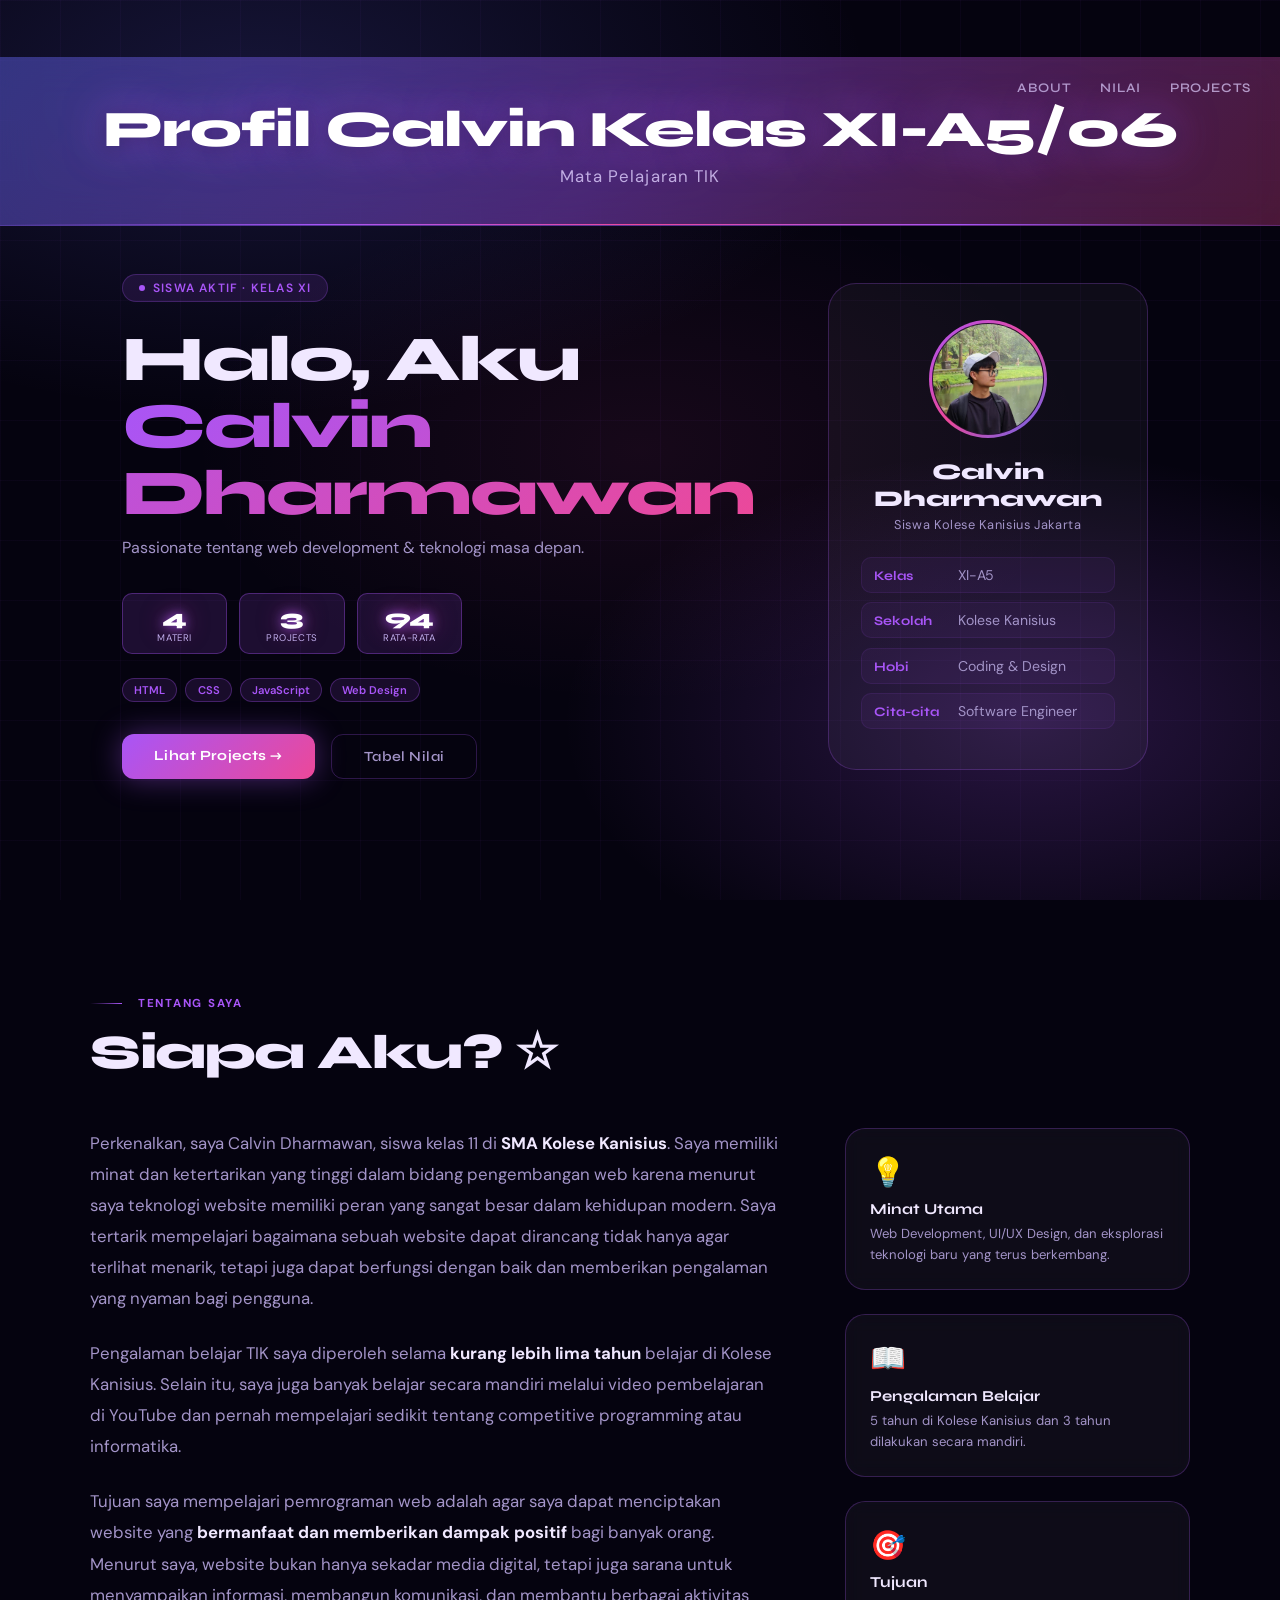
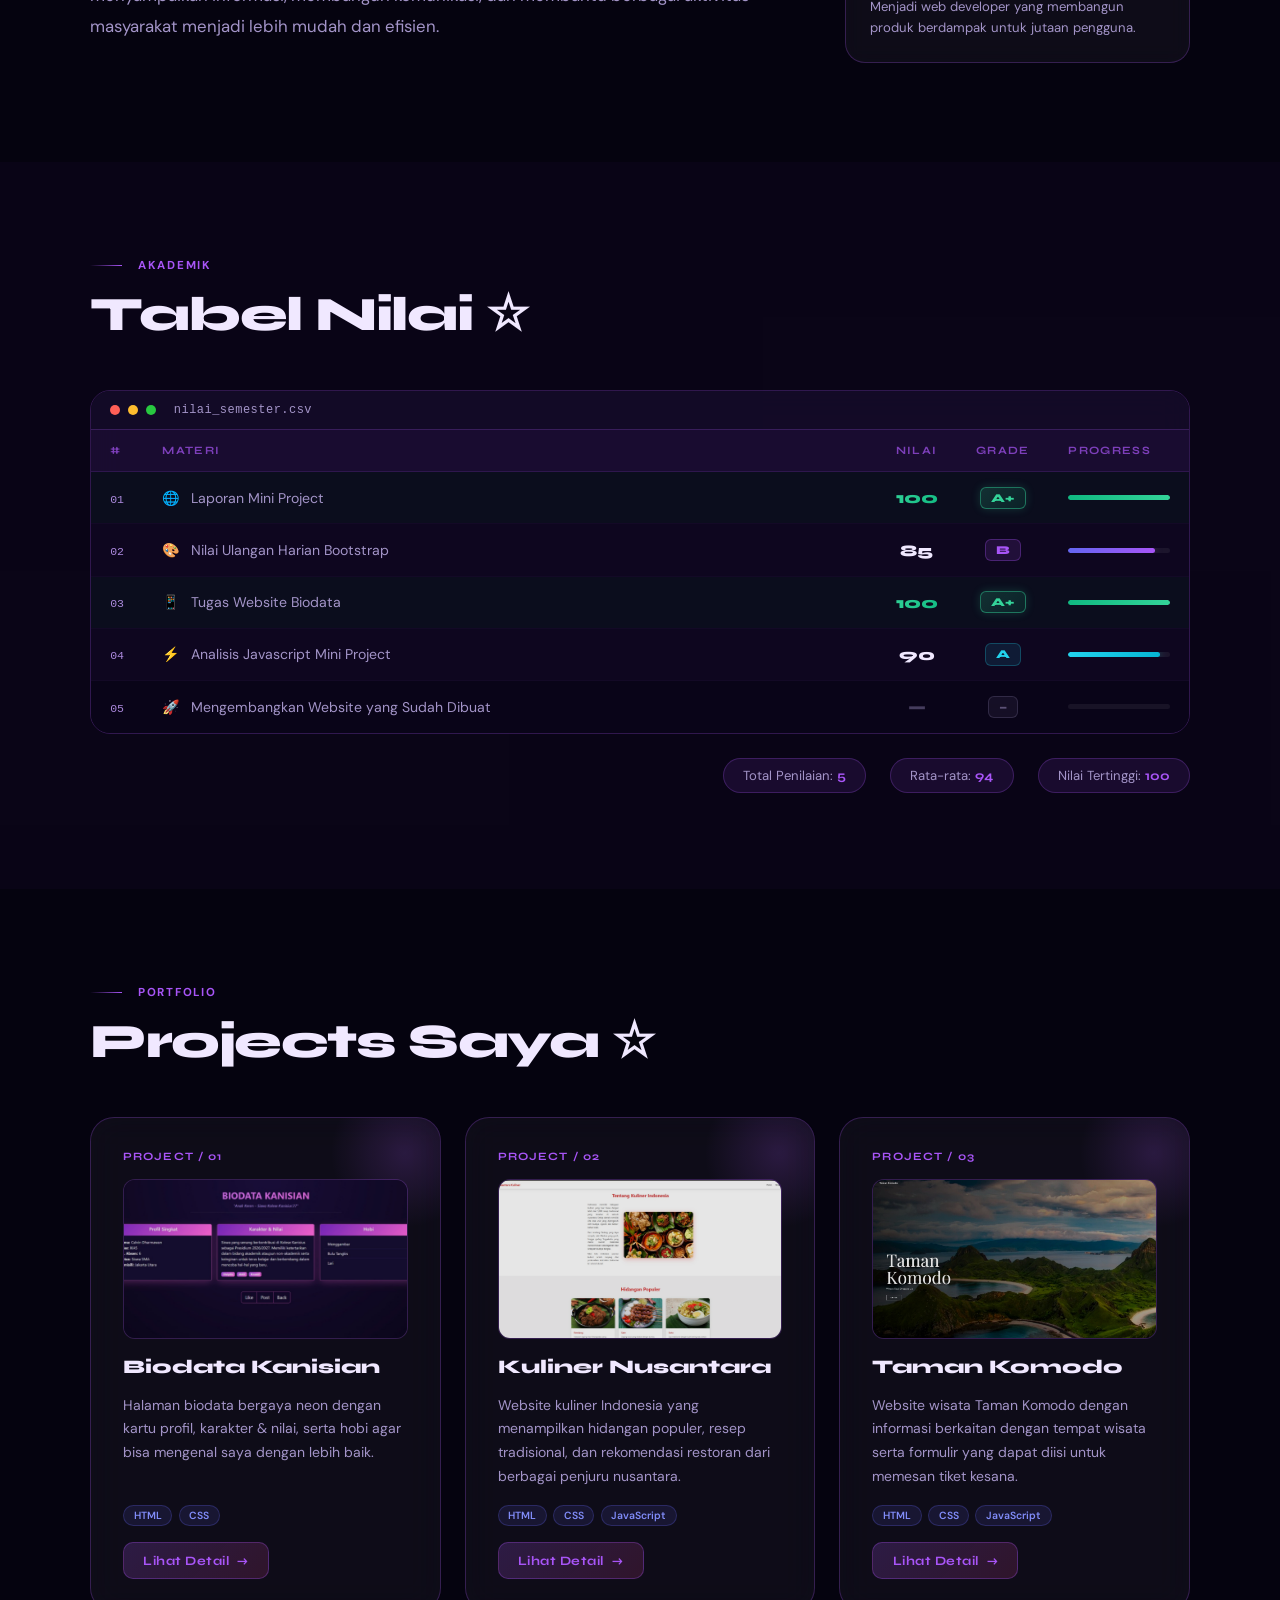
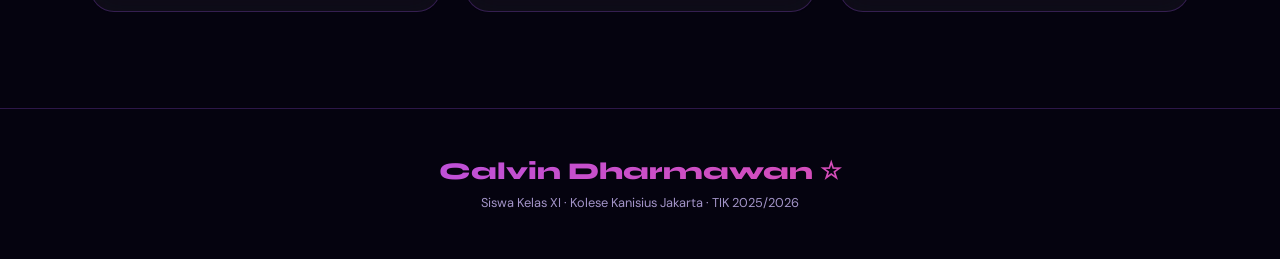
<file: index.html>
<!DOCTYPE html>
<html lang="id">
<head>
  <meta charset="UTF-8" />
  <meta name="viewport" content="width=device-width, initial-scale=1.0" />
  <title>Profil Siswa — Kelas XI TIK</title>
  <link href="https://fonts.googleapis.com/css2?family=Syne:wght@400;600;700;800&family=DM+Sans:ital,wght@0,300;0,400;0,500;1,300&display=swap" rel="stylesheet" />
  <link rel="stylesheet" href="style.css?v=3" />
</head>
<body>
  <canvas id="particles-canvas"></canvas>
  <div class="bg-mesh"></div>
  <div class="grid-overlay"></div>

  <main>

    <section class="hero" id="home">

      <div class="hero-banner">
        <ul class="banner-nav">
          <li><a href="#about">About</a></li>
          <li><a href="#nilai">Nilai</a></li>
          <li><a href="#projects">Projects</a></li>
        </ul>
        <h1 class="hero-banner-title">Profil Calvin Kelas XI-A5/06</h1>
        <p class="hero-banner-sub">Mata Pelajaran TIK</p>
      </div>

      <div class="hero-inner">
        <div class="hero-text">
          <div class="hero-tag">
            <span class="dot"></span> Siswa Aktif · Kelas XI
          </div>
          <h2 class="hero-name">
            Halo, Aku<br />
            <span class="gradient-text">Calvin Dharmawan</span>
          </h2>
          <p class="hero-subtitle">
            Passionate tentang web development &amp; teknologi masa depan.
          </p>
          <div class="stats-row-hero">
            <div class="stat-item">
              <div class="stat-num">4</div>
              <div class="stat-label">Materi</div>
            </div>
            <div class="stat-item">
              <div class="stat-num">3</div>
              <div class="stat-label">Projects</div>
            </div>
            <div class="stat-item">
              <div class="stat-num" id="avg-score">—</div>
              <div class="stat-label">Rata-rata</div>
            </div>
          </div>
          <div class="skill-tags-hero">
            <span class="skill-tag">HTML</span>
            <span class="skill-tag">CSS</span>
            <span class="skill-tag">JavaScript</span>
            <span class="skill-tag">Web Design</span>
          </div>
          <div class="btn-group">
            <a href="#projects" class="btn-primary">Lihat Projects →</a>
            <a href="#nilai" class="btn-ghost">Tabel Nilai</a>
          </div>
        </div>

        <div class="hero-card">
          <div class="profile-card">
            <div class="profile-glow"></div>
            <div class="avatar-wrapper">
              <img src="Calvin_pfp.jpeg" alt="Calvin Dharmawan" class="avatar-img" />
            </div>
            <div class="card-name">Calvin Dharmawan</div>
            <div class="card-role">Siswa Kolese Kanisius Jakarta</div>
            <div class="biodata-list">
              <div class="biodata-row"><span class="biodata-key">Kelas</span><span class="biodata-val">XI-A5</span></div>
              <div class="biodata-row"><span class="biodata-key">Sekolah</span><span class="biodata-val">Kolese Kanisius</span></div>
              <div class="biodata-row"><span class="biodata-key">Hobi</span><span class="biodata-val">Coding &amp; Design</span></div>
              <div class="biodata-row"><span class="biodata-key">Cita-cita</span><span class="biodata-val">Software Engineer</span></div>
            </div>
          </div>
        </div>
      </div>
    </section>

    <section id="about">
      <div class="section-inner">
        <div class="section-label">Tentang Saya</div>
        <h2 class="section-title">Siapa Aku? ☆</h2>
        <div class="about-grid reveal">
          <div class="about-text">
            <p>
              Perkenalkan, saya Calvin Dharmawan, siswa kelas 11 di <strong>SMA Kolese Kanisius</strong>. Saya memiliki 
              minat dan ketertarikan yang tinggi dalam bidang pengembangan web karena menurut saya teknologi 
              website memiliki peran yang sangat besar dalam kehidupan modern. Saya tertarik mempelajari 
              bagaimana sebuah website dapat dirancang tidak hanya agar terlihat menarik, tetapi juga dapat 
              berfungsi dengan baik dan memberikan pengalaman yang nyaman bagi pengguna.
            </p>
            <p>
              Pengalaman belajar TIK saya diperoleh selama <strong>kurang lebih lima tahun</strong> belajar di Kolese Kanisius. 
              Selain itu, saya juga banyak belajar secara mandiri melalui video pembelajaran di YouTube dan pernah 
              mempelajari sedikit tentang competitive programming atau informatika.
            </p>
            <p>
              Tujuan saya mempelajari pemrograman web adalah agar saya dapat menciptakan website yang <strong>bermanfaat dan 
              memberikan dampak positif</strong> bagi banyak orang. Menurut saya, website bukan hanya sekadar media digital, tetapi 
              juga sarana untuk menyampaikan informasi, membangun komunikasi, dan membantu berbagai aktivitas masyarakat menjadi 
              lebih mudah dan efisien.
            </p>
          </div>
          <div class="about-sidebar">
            <div class="sidebar-card">
              <div class="sidebar-card-icon">💡</div>
              <div class="sidebar-card-title">Minat Utama</div>
              <div class="sidebar-card-text">Web Development, UI/UX Design, dan eksplorasi teknologi baru yang terus berkembang.</div>
            </div>
            <div class="sidebar-card">
              <div class="sidebar-card-icon">📖</div>
              <div class="sidebar-card-title">Pengalaman Belajar</div>
              <div class="sidebar-card-text">5 tahun di Kolese Kanisius dan 3 tahun dilakukan secara mandiri.</div>
            </div>
            <div class="sidebar-card">
              <div class="sidebar-card-icon">🎯</div>
              <div class="sidebar-card-title">Tujuan</div>
              <div class="sidebar-card-text">Menjadi web developer yang membangun produk berdampak untuk jutaan pengguna.</div>
            </div>
          </div>
        </div>
      </div>
    </section>

    <section id="nilai" class="table-section">
      <div class="section-inner">
        <div class="section-label">Akademik</div>
        <h2 class="section-title">Tabel Nilai ☆</h2>
        <div class="reveal">
          <div class="tabel-wrapper">
            <div class="tabel-header-bar">
              <span class="tabel-dot red"></span>
              <span class="tabel-dot yellow"></span>
              <span class="tabel-dot green"></span>
              <span class="tabel-filename">nilai_semester.csv</span>
            </div>
            <table class="nilai-table-v2">
              <thead>
                <tr>
                  <th class="col-no">#</th>
                  <th class="col-materi">Materi</th>
                  <th class="col-nilai">Nilai</th>
                  <th class="col-grade">Grade</th>
                  <th class="col-bar">Progress</th>
                </tr>
              </thead>
              <tbody>
                <tr class="row-best">
                  <td class="col-no"><span class="line-num">01</span></td>
                  <td class="col-materi"><span class="materi-icon">🌐</span> Laporan Mini Project</td>
                  <td class="col-nilai"><span class="skor skor-best">100</span></td>
                  <td class="col-grade"><span class="gtag gtag-s">A+</span></td>
                  <td class="col-bar"><div class="mini-bar-wrap"><div class="mini-bar mini-bar-best" style="--w:100%"></div></div></td>
                </tr>
                <tr>
                  <td class="col-no"><span class="line-num">02</span></td>
                  <td class="col-materi"><span class="materi-icon">🎨</span> Nilai Ulangan Harian Bootstrap</td>
                  <td class="col-nilai"><span class="skor">85</span></td>
                  <td class="col-grade"><span class="gtag gtag-b">B</span></td>
                  <td class="col-bar"><div class="mini-bar-wrap"><div class="mini-bar mini-bar-b" style="--w:85%"></div></div></td>
                </tr>
                <tr class="row-best">
                  <td class="col-no"><span class="line-num">03</span></td>
                  <td class="col-materi"><span class="materi-icon">📱</span> Tugas Website Biodata</td>
                  <td class="col-nilai"><span class="skor skor-best">100</span></td>
                  <td class="col-grade"><span class="gtag gtag-s">A+</span></td>
                  <td class="col-bar"><div class="mini-bar-wrap"><div class="mini-bar mini-bar-best" style="--w:100%"></div></div></td>
                </tr>
                <tr>
                  <td class="col-no"><span class="line-num">04</span></td>
                  <td class="col-materi"><span class="materi-icon">⚡</span> Analisis Javascript Mini Project</td>
                  <td class="col-nilai"><span class="skor">90</span></td>
                  <td class="col-grade"><span class="gtag gtag-a">A</span></td>
                  <td class="col-bar"><div class="mini-bar-wrap"><div class="mini-bar mini-bar-a" style="--w:90%"></div></div></td>
                </tr>
                <tr>
                  <td class="col-no"><span class="line-num">05</span></td>
                  <td class="col-materi"><span class="materi-icon">🚀</span> Mengembangkan Website yang Sudah Dibuat</td>
                  <td class="col-nilai"><span class="skor skor-na">—</span></td>
                  <td class="col-grade"><span class="gtag gtag-na">–</span></td>
                  <td class="col-bar"><div class="mini-bar-wrap"><div class="mini-bar mini-bar-na" style="--w:0%"></div></div></td>
                </tr>
              </tbody>
            </table>
          </div>
          <div class="table-summary">
            <div class="summary-chip">Total Penilaian: <b>5</b></div>
            <div class="summary-chip">Rata-rata: <b id="rata-rata">—</b></div>
            <div class="summary-chip">Nilai Tertinggi: <b>100</b></div>
          </div>
        </div>
      </div>
    </section>

    <section id="projects">
      <div class="section-inner">
        <div class="section-label">Portfolio</div>
        <h2 class="section-title">Projects Saya ☆</h2>
        <div class="projects-grid">

          <div class="project-card reveal">
            <div class="project-card-glow"></div>
            <div class="project-num">Project / 01</div>
            <div class="project-preview">
              <img src="project_1.png" alt="Biodata Kanisian preview" class="project-preview-img" />
            </div>
            <div class="project-title">Biodata Kanisian</div>
            <div class="project-desc">
              Halaman biodata bergaya neon dengan kartu profil, karakter &amp; nilai,
              serta hobi agar bisa mengenal saya dengan lebih baik.
            </div>
            <div class="project-tags">
              <span class="project-tag">HTML</span>
              <span class="project-tag">CSS</span>
            </div>
            <div class="btn-project-group">
              <a href="project1.html" class="btn-project">Lihat Detail <span class="arrow">→</span></a>
            </div>
          </div>

          <div class="project-card reveal">
            <div class="project-card-glow"></div>
            <div class="project-num">Project / 02</div>
            <div class="project-preview">
              <img src="project_2.png" alt="Nusantara Kuliner preview" class="project-preview-img" />
            </div>
            <div class="project-title">Kuliner Nusantara</div>
            <div class="project-desc">
              Website kuliner Indonesia yang menampilkan hidangan populer, resep tradisional,
              dan rekomendasi restoran dari berbagai penjuru nusantara.
            </div>
            <div class="project-tags">
              <span class="project-tag">HTML</span>
              <span class="project-tag">CSS</span>
              <span class="project-tag">JavaScript</span>
            </div>
            <div class="btn-project-group">
              <a href="project2.html" class="btn-project">Lihat Detail <span class="arrow">→</span></a>
            </div>
          </div>

          <div class="project-card reveal">
            <div class="project-card-glow"></div>
            <div class="project-num">Project / 03</div>
            <div class="project-preview">
              <img src="project_3.png" alt="Taman Komodo preview" class="project-preview-img" />
            </div>
            <div class="project-title">Taman Komodo</div>
            <div class="project-desc">
              Website wisata Taman Komodo dengan informasi berkaitan dengan tempat wisata
              serta formulir yang dapat diisi untuk memesan tiket kesana.
            </div>
            <div class="project-tags">
              <span class="project-tag">HTML</span>
              <span class="project-tag">CSS</span>
              <span class="project-tag">JavaScript</span>
            </div>
            <div class="btn-project-group">
              <a href="project3.html" class="btn-project">Lihat Detail <span class="arrow">→</span></a>
            </div>
          </div>

        </div>
      </div>
    </section>

  </main>

  <footer>
    <div class="footer-logo">Calvin Dharmawan ☆</div>
    <div class="footer-text">Siswa Kelas XI · Kolese Kanisius Jakarta · TIK 2025/2026</div>
  </footer>

  <script src="script.js"></script>
</body>
</html>
</file>
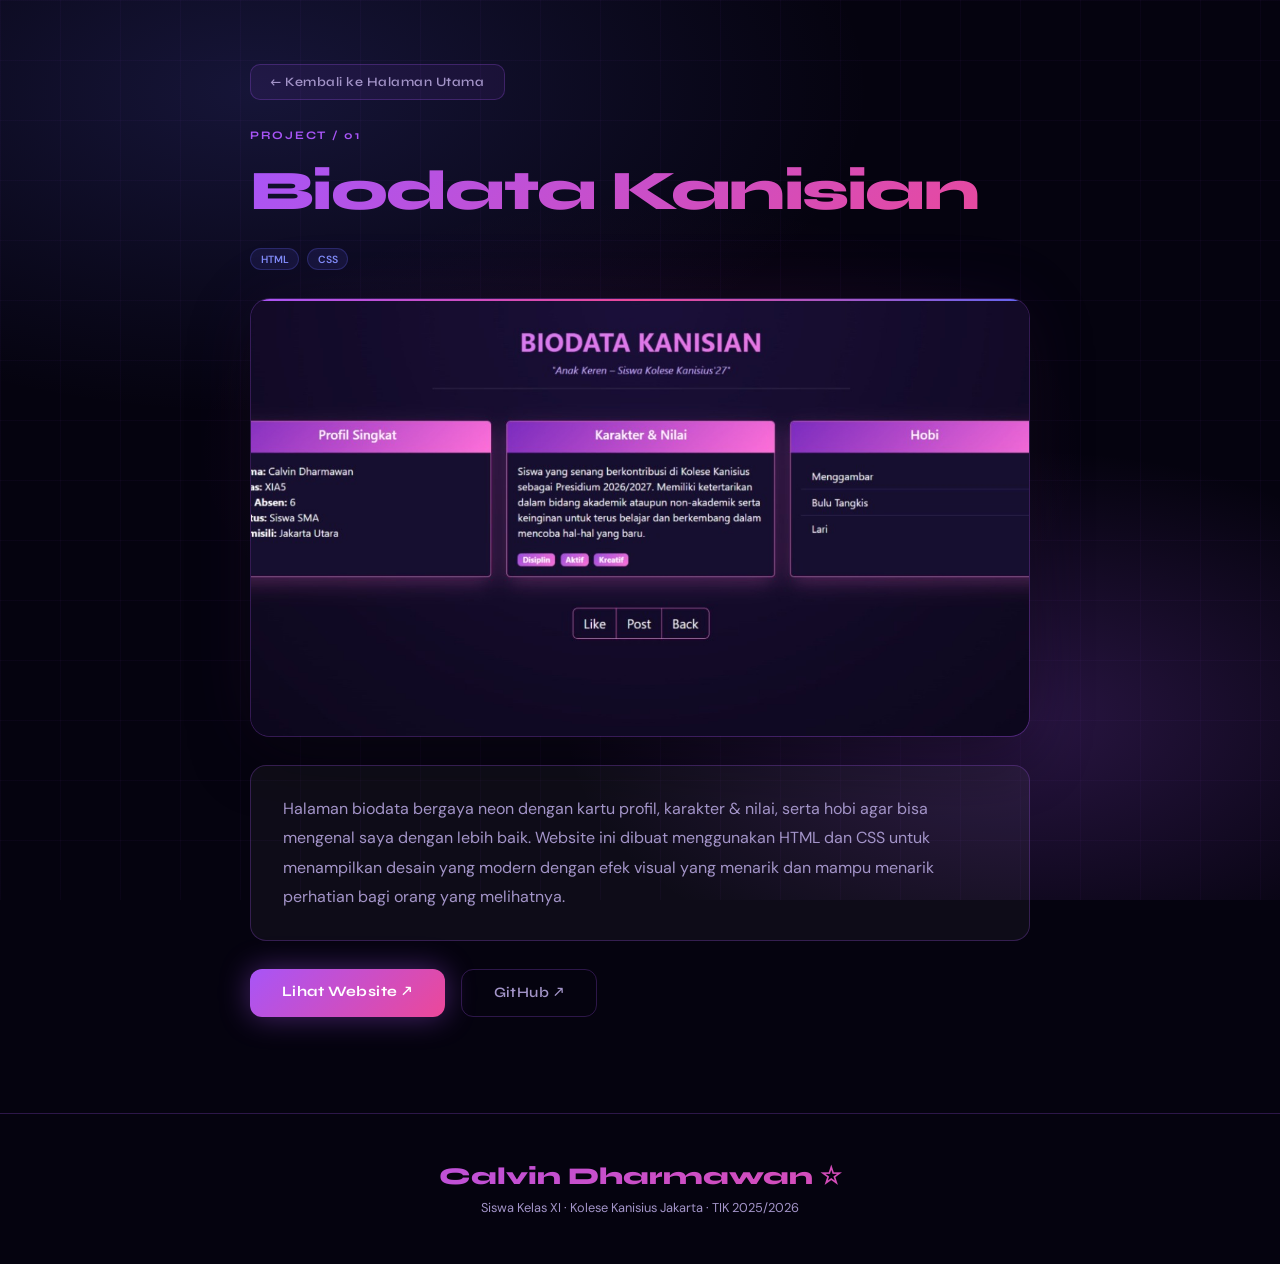
<file: project1.html>
<!DOCTYPE html>
<html lang="id">
<head>
  <meta charset="UTF-8" />
  <meta name="viewport" content="width=device-width, initial-scale=1.0" />
  <title>Project 1 — Biodata Kanisian</title>
  <link href="https://fonts.googleapis.com/css2?family=Syne:wght@400;600;700;800&family=DM+Sans:ital,wght@0,300;0,400;0,500;1,300&display=swap" rel="stylesheet" />
  <link rel="stylesheet" href="style.css" />
  <link rel="stylesheet" href="project-detail.css" />
</head>
<body>
  <canvas id="particles-canvas" style="display:block;position:fixed;top:0;left:0;"></canvas>
  <div class="bg-mesh"></div>
  <div class="grid-overlay"></div>

  <main class="detail-main">
    <div class="detail-container">

      <a href="index.html#projects" class="btn-back">← Kembali ke Halaman Utama</a>

      <div class="detail-label">Project / 01</div>
      <h1 class="detail-title">Biodata Kanisian</h1>

      <div class="detail-tags">
        <span class="project-tag">HTML</span>
        <span class="project-tag">CSS</span>
      </div>

      <div class="detail-preview">
        <img src="project_1.png" alt="Biodata Kanisian preview" class="detail-img" />
      </div>

      <div class="detail-desc">
        <p>
          Halaman biodata bergaya neon dengan kartu profil, karakter &amp; nilai,
          serta hobi agar bisa mengenal saya dengan lebih baik. Website ini dibuat
          menggunakan HTML dan CSS untuk menampilkan desain yang modern dengan efek visual 
          yang menarik dan mampu menarik perhatian bagi orang yang melihatnya.
        </p>
      </div>

      <div class="detail-btn-group">
        <a href="https://chandeliergrowtopia-spec.github.io/Biodata_Calvin/" target="_blank" class="btn-primary">
          Lihat Website <span>↗</span>
        </a>
        <a href="https://github.com/chandeliergrowtopia-spec/Biodata_Calvin" target="_blank" class="btn-ghost">
          GitHub <span>↗</span>
        </a>
      </div>

    </div>
  </main>

  <footer>
    <div class="footer-logo">Calvin Dharmawan ☆</div>
    <div class="footer-text">Siswa Kelas XI · Kolese Kanisius Jakarta · TIK 2025/2026</div>
  </footer>

  <script src="script.js"></script>
</body>
</html>
</file>
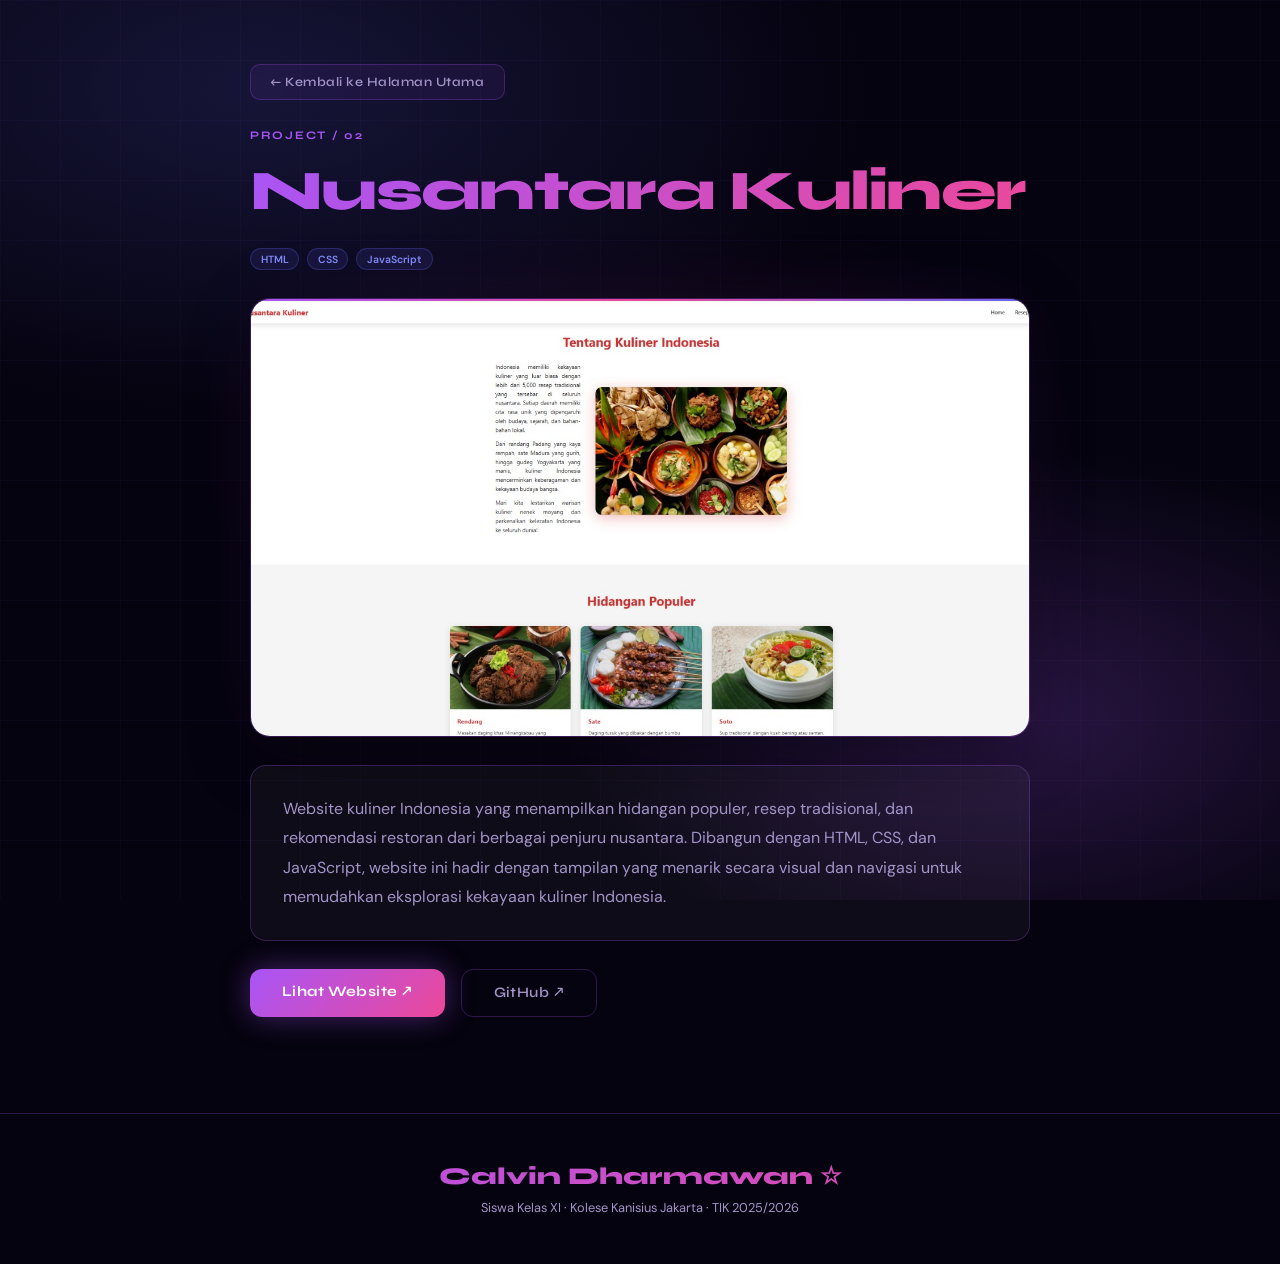
<file: project2.html>
<!DOCTYPE html>
<html lang="id">
<head>
  <meta charset="UTF-8" />
  <meta name="viewport" content="width=device-width, initial-scale=1.0" />
  <title>Project 2 — Kuliner Nusantara</title>
  <link href="https://fonts.googleapis.com/css2?family=Syne:wght@400;600;700;800&family=DM+Sans:ital,wght@0,300;0,400;0,500;1,300&display=swap" rel="stylesheet" />
  <link rel="stylesheet" href="style.css" />
  <link rel="stylesheet" href="project-detail.css" />
</head>
<body>
  <canvas id="particles-canvas" style="display:block;position:fixed;top:0;left:0;"></canvas>
  <div class="bg-mesh"></div>
  <div class="grid-overlay"></div>

  <main class="detail-main">
    <div class="detail-container">

      <a href="index.html#projects" class="btn-back">← Kembali ke Halaman Utama</a>

      <div class="detail-label">Project / 02</div>
      <h1 class="detail-title">Nusantara Kuliner</h1>

      <div class="detail-tags">
        <span class="project-tag">HTML</span>
        <span class="project-tag">CSS</span>
        <span class="project-tag">JavaScript</span>
      </div>

      <div class="detail-preview">
        <img src="project_2.png" alt="Nusantara Kuliner preview" class="detail-img" />
      </div>

      <div class="detail-desc">
        <p>
          Website kuliner Indonesia yang menampilkan hidangan populer, resep tradisional,
          dan rekomendasi restoran dari berbagai penjuru nusantara. Dibangun dengan HTML,
          CSS, dan JavaScript, website ini hadir dengan tampilan yang menarik secara visual
          dan navigasi untuk memudahkan eksplorasi kekayaan kuliner Indonesia.
        </p>
      </div>

      <div class="detail-btn-group">
        <a href="https://ethanfiz.github.io/UH3TIK-kulinerNusantara/" target="_blank" class="btn-primary">
          Lihat Website <span>↗</span>
        </a>
        <a href="https://github.com/EthanFiz/UH3TIK-kulinerNusantara" target="_blank" class="btn-ghost">
          GitHub <span>↗</span>
        </a>
      </div>

    </div>
  </main>

  <footer>
    <div class="footer-logo">Calvin Dharmawan ☆</div>
    <div class="footer-text">Siswa Kelas XI · Kolese Kanisius Jakarta · TIK 2025/2026</div>
  </footer>

  <script src="script.js"></script>
</body>
</html>
</file>
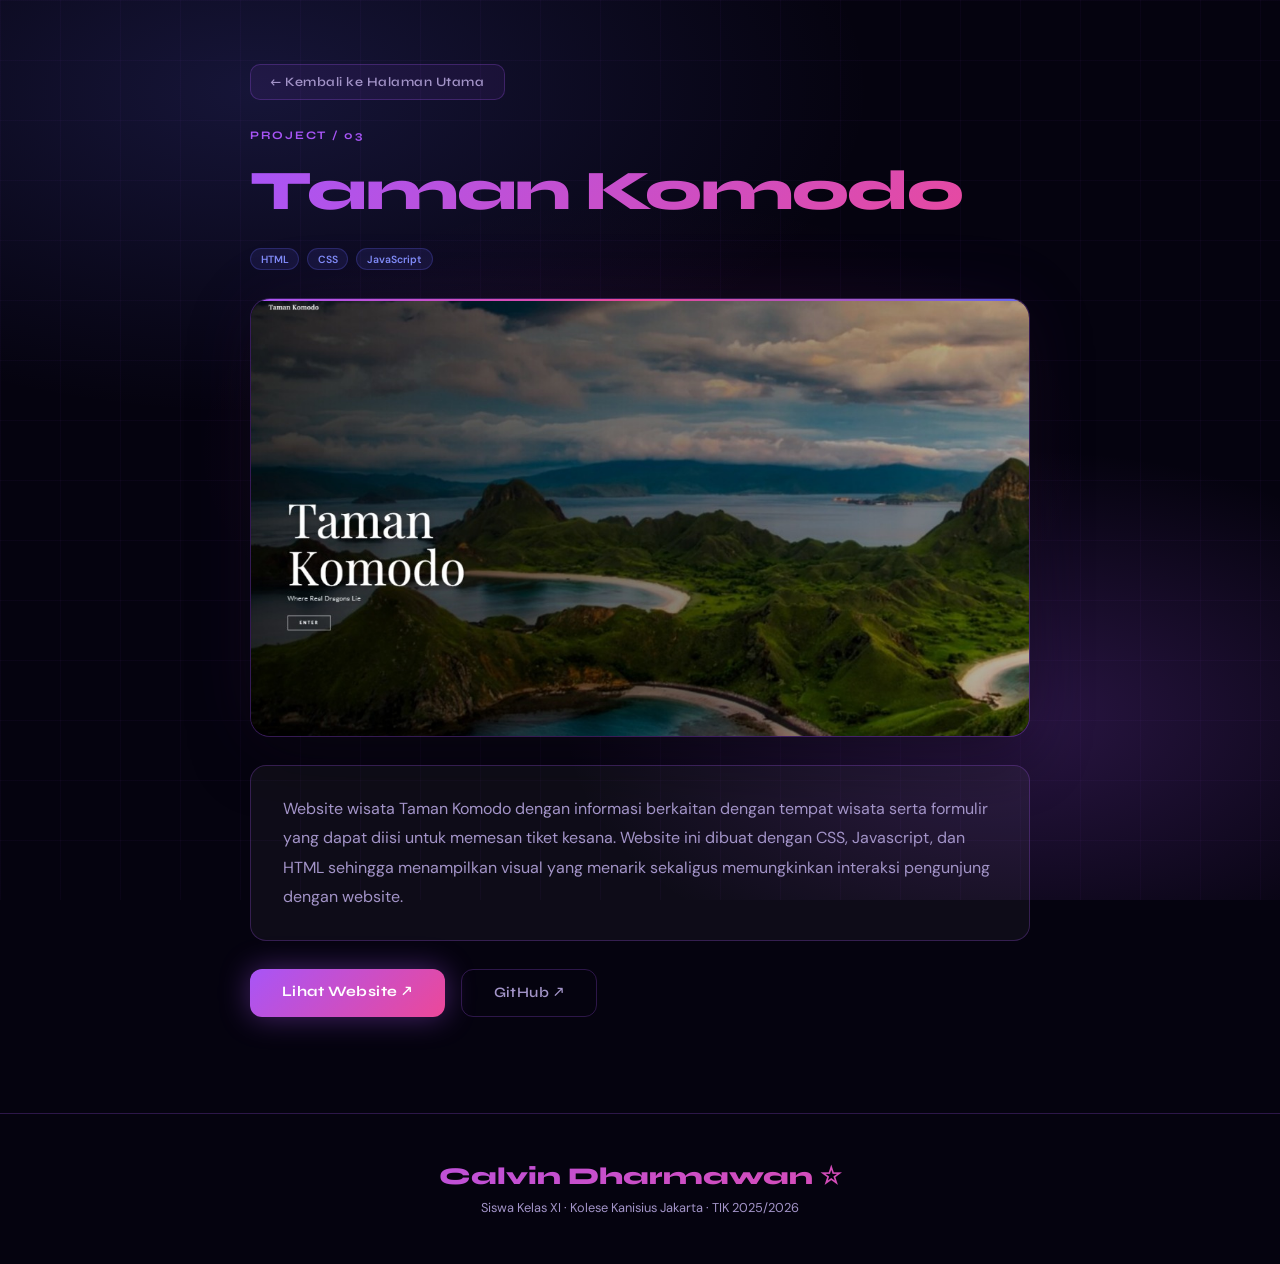
<file: project3.html>
<!DOCTYPE html>
<html lang="id">
<head>
  <meta charset="UTF-8" />
  <meta name="viewport" content="width=device-width, initial-scale=1.0" />
  <title>Project 3 — Taman Komodo</title>
  <link href="https://fonts.googleapis.com/css2?family=Syne:wght@400;600;700;800&family=DM+Sans:ital,wght@0,300;0,400;0,500;1,300&display=swap" rel="stylesheet" />
  <link rel="stylesheet" href="style.css" />
  <link rel="stylesheet" href="project-detail.css" />
</head>
<body>
  <canvas id="particles-canvas" style="display:block;position:fixed;top:0;left:0;"></canvas>
  <div class="bg-mesh"></div>
  <div class="grid-overlay"></div>

  <main class="detail-main">
    <div class="detail-container">

      <a href="index.html#projects" class="btn-back">← Kembali ke Halaman Utama</a>

      <div class="detail-label">Project / 03</div>
      <h1 class="detail-title">Taman Komodo</h1>

      <div class="detail-tags">
        <span class="project-tag">HTML</span>
        <span class="project-tag">CSS</span>
        <span class="project-tag">JavaScript</span>
      </div>

      <div class="detail-preview">
        <img src="project_3.png" alt="Taman Komodo preview" class="detail-img" />
      </div>

      <div class="detail-desc">
        <p>
          Website wisata Taman Komodo dengan informasi berkaitan dengan tempat wisata
          serta formulir yang dapat diisi untuk memesan tiket kesana. Website ini dibuat
          dengan CSS, Javascript, dan HTML sehingga menampilkan visual yang menarik sekaligus
          memungkinkan interaksi pengunjung dengan website.
        </p>
      </div>

      <div class="detail-btn-group">
        <a href="https://ethanfiz.github.io/komodo/" target="_blank" class="btn-primary">
          Lihat Website <span>↗</span>
        </a>
        <a href="https://github.com/EthanFiz/komodo" target="_blank" class="btn-ghost">
          GitHub <span>↗</span>
        </a>
      </div>

    </div>
  </main>

  <footer>
    <div class="footer-logo">Calvin Dharmawan ☆</div>
    <div class="footer-text">Siswa Kelas XI · Kolese Kanisius Jakarta · TIK 2025/2026</div>
  </footer>

  <script src="script.js"></script>
</body>
</html>
</file>
<file: style.css>
:root {
  --neon-purple: #a855f7;
  --neon-pink: #ec4899;
  --neon-blue: #6366f1;
  --neon-cyan: #22d3ee;
  --dark-bg: #05030f;
  --card-bg: rgba(255,255,255,0.04);
  --glass-border: rgba(168,85,247,0.25);
  --text-primary: #f0e8ff;
  --text-muted: #a394c8;
}

* { margin: 0; padding: 0; box-sizing: border-box; }

html {
  margin: 0;
  padding: 0;
  scroll-behavior: smooth;
  overflow-x: hidden;
}

body {
  font-family: 'DM Sans', sans-serif;
  background: var(--dark-bg);
  color: var(--text-primary);
  overflow-x: hidden;
  overflow-y: scroll;
  margin: 0;
  padding: 0;
}

.cursor { display: none; }
.cursor-ring { display: none; }

#particles-canvas {
  position: fixed;
  top: 0; left: 0;
  width: 100%; height: 100%;
  pointer-events: none;
  z-index: 0;
  display: block;
}

.bg-mesh {
  position: fixed; inset: 0; z-index: 0;
  background:
    radial-gradient(ellipse 80% 60% at 20% 10%, rgba(99,102,241,0.18) 0%, transparent 60%),
    radial-gradient(ellipse 60% 50% at 80% 80%, rgba(168,85,247,0.22) 0%, transparent 60%),
    radial-gradient(ellipse 50% 40% at 50% 50%, rgba(236,72,153,0.08) 0%, transparent 70%),
    var(--dark-bg);
  animation: meshShift 12s ease-in-out infinite alternate;
}
@keyframes meshShift {
  0%  { background-position: 0% 0%; }
  100%{ background-position: 3% 5%; }
}

.grid-overlay {
  position: fixed; inset: 0; z-index: 0;
  background-image:
    linear-gradient(rgba(168,85,247,0.04) 1px, transparent 1px),
    linear-gradient(90deg, rgba(168,85,247,0.04) 1px, transparent 1px);
  background-size: 60px 60px;
}

main {
  position: relative;
  z-index: 1;
  margin: 0;
  padding: 0;
}

.banner-nav {
  position: absolute; top: 1.2rem; right: 1.8rem;
  display: flex; gap: 1.8rem; list-style: none;
}
.banner-nav a {
  color: rgba(224,208,255,0.7); text-decoration: none;
  font-size: 0.82rem; font-weight: 600;
  letter-spacing: 0.06em; text-transform: uppercase;
  font-family: 'Syne', sans-serif;
  transition: color 0.3s; position: relative;
}
.banner-nav a::after {
  content: ''; position: absolute; bottom: -4px; left: 0; right: 0;
  height: 1px; background: linear-gradient(90deg, var(--neon-purple), var(--neon-pink));
  transform: scaleX(0); transition: transform 0.3s;
  box-shadow: 0 0 8px rgba(168,85,247,0.6);
}
.banner-nav a:hover { color: #fff; text-shadow: 0 0 12px rgba(168,85,247,0.8), 0 0 24px rgba(236,72,153,0.4); }
.banner-nav a:hover::after { transform: scaleX(1); }

.hero {
  min-height: 100vh;
  display: flex; align-items: center; justify-content: center;
  flex-direction: column;
  padding: 0 0 4rem;
  position: relative;
  margin-top: 0;
}

.hero-banner {
  width: 100%;
  background: linear-gradient(135deg, rgba(99,102,241,0.45) 0%, rgba(168,85,247,0.4) 50%, rgba(236,72,153,0.3) 100%);
  border-bottom: 1px solid var(--glass-border);
  padding: 2.8rem 3rem 2.4rem;
  text-align: center;
  backdrop-filter: blur(20px);
  margin-bottom: 3rem;
  margin-top: 0;
  position: relative;
  overflow: hidden;
}
.hero-banner::after {
  content: '';
  position: absolute; bottom: 0; left: 0; right: 0; height: 1px;
  background: linear-gradient(90deg, transparent, var(--neon-purple), var(--neon-pink), var(--neon-purple), transparent);
}
.hero-banner::before {
  content: '';
  position: absolute;
  top: 0; left: -60%; width: 40%; height: 100%;
  background: linear-gradient(120deg, transparent, rgba(255,255,255,0.07), transparent);
  transform: skewX(-15deg);
  animation: bannerShimmer 3.5s ease-in-out infinite;
  pointer-events: none;
}
.hero-banner-title {
  font-family: 'Syne', sans-serif;
  font-size: clamp(2rem, 4.5vw, 3.2rem);
  font-weight: 800; line-height: 1.1;
  letter-spacing: -0.02em;
  color: #ffffff;
  text-shadow: 0 0 40px rgba(168,85,247,0.6), 0 2px 20px rgba(0,0,0,0.4);
  margin-bottom: 0.4rem;
  animation: bannerTitleIn 0.9s cubic-bezier(0.23,1,0.32,1) forwards;
}
.hero-banner-sub {
  font-size: 1.05rem; color: rgba(224,208,255,0.8);
  letter-spacing: 0.06em; font-weight: 400;
  animation: bannerSubIn 1.1s cubic-bezier(0.23,1,0.32,1) forwards;
}
.banner-nav { animation: bannerNavIn 0.8s cubic-bezier(0.23,1,0.32,1) forwards; }

@keyframes bannerTitleIn {
  from { opacity: 0; transform: translateY(-18px); }
  to   { opacity: 1; transform: translateY(0); }
}
@keyframes bannerSubIn {
  from { opacity: 0; transform: translateY(12px); }
  to   { opacity: 1; transform: translateY(0); }
}
@keyframes bannerNavIn {
  from { opacity: 0; transform: translateX(20px); }
  to   { opacity: 1; transform: translateX(0); }
}
@keyframes bannerShimmer {
  0%   { left: -60%; }
  50%  { left: 130%; }
  100% { left: 130%; }
}

.hero-inner {
  display: grid; grid-template-columns: 1fr 1fr; gap: 4rem;
  align-items: center; max-width: 1100px; width: 100%;
  padding: 0 2rem;
}

.hero-text { animation: fadeSlideLeft 1s ease forwards; }
@keyframes fadeSlideLeft {
  from { opacity: 0; transform: translateX(-40px); }
  to   { opacity: 1; transform: translateX(0); }
}

.hero-tag {
  display: inline-flex; align-items: center; gap: 0.5rem;
  padding: 0.3rem 1rem;
  background: rgba(168,85,247,0.12);
  border: 1px solid var(--glass-border);
  border-radius: 999px; font-size: 0.75rem;
  color: var(--neon-purple); letter-spacing: 0.1em;
  text-transform: uppercase; font-weight: 600;
  margin-bottom: 1.5rem;
}
.hero-tag .dot {
  width: 6px; height: 6px; border-radius: 50%;
  background: var(--neon-purple);
  animation: pulse 2s infinite;
}
@keyframes pulse {
  0%,100% { box-shadow: 0 0 0 0 rgba(168,85,247,0.6); }
  50%      { box-shadow: 0 0 0 6px rgba(168,85,247,0); }
}

.hero-name {
  font-family: 'Syne', sans-serif;
  font-size: clamp(2.5rem, 5vw, 4rem);
  font-weight: 800;
  line-height: 1.05;
  letter-spacing: -0.03em;
  margin-bottom: 0.5rem;
}
.hero-name .gradient-text {
  background: linear-gradient(135deg, #a855f7 0%, #ec4899 50%, #6366f1 100%);
  -webkit-background-clip: text; -webkit-text-fill-color: transparent;
  background-size: 200% 200%;
  animation: gradientShift 4s ease infinite;
}
@keyframes gradientShift {
  0%   { background-position: 0% 50%; }
  50%  { background-position: 100% 50%; }
  100% { background-position: 0% 50%; }
}

.hero-subtitle {
  font-size: 1rem; color: var(--text-muted);
  margin-bottom: 2rem; line-height: 1.6;
}

.btn-group { display: flex; gap: 1rem; }
.btn-primary {
  padding: 0.8rem 2rem; border-radius: 12px;
  background: linear-gradient(135deg, var(--neon-purple), var(--neon-pink));
  color: white; font-family: 'Syne', sans-serif;
  font-weight: 700; font-size: 0.875rem;
  border: none; cursor: pointer; text-decoration: none;
  display: inline-block;
  transition: transform 0.3s, box-shadow 0.3s;
  box-shadow: 0 0 30px rgba(168,85,247,0.4);
  letter-spacing: 0.03em;
  position: relative; overflow: hidden;
}
.btn-ghost {
  padding: 0.8rem 2rem; border-radius: 12px;
  background: transparent;
  color: var(--text-muted); font-family: 'Syne', sans-serif;
  font-weight: 600; font-size: 0.875rem;
  border: 1px solid var(--glass-border);
  cursor: pointer; text-decoration: none;
  display: inline-block;
  transition: all 0.3s; letter-spacing: 0.03em;
  position: relative; overflow: hidden;
}

.btn-primary::after,
.btn-ghost::after,
.btn-project::after {
  content: '';
  position: absolute;
  top: 0; left: -100%;
  width: 60%; height: 100%;
  background: linear-gradient(120deg, transparent, rgba(255,255,255,0.22), transparent);
  transform: skewX(-20deg);
  transition: left 0.55s ease;
  pointer-events: none;
}
.btn-primary:hover::after,
.btn-ghost:hover::after,
.btn-project:hover::after { left: 160%; }

.btn-primary:hover {
  transform: translateY(-3px) scale(1.03);
  box-shadow: 0 0 30px rgba(168,85,247,0.5), 0 0 60px rgba(236,72,153,0.2);
}
.btn-ghost:hover {
  transform: translateY(-3px) scale(1.03);
  border-color: var(--neon-purple);
  color: var(--neon-purple);
  box-shadow: 0 0 20px rgba(168,85,247,0.2);
}
.btn-primary:active,
.btn-ghost:active,
.btn-project:active { transform: translateY(0) scale(0.97); }

.stats-row-hero {
  display: grid; grid-template-columns: repeat(3, 1fr);
  gap: 0.75rem; margin-bottom: 1.5rem; max-width: 340px;
}
.skill-tags-hero {
  display: flex; flex-wrap: wrap; gap: 0.5rem;
  margin-bottom: 2rem;
}
.stat-item {
  background: rgba(168,85,247,0.15);
  border: 1px solid rgba(168,85,247,0.35);
  border-radius: 10px; padding: 0.6rem 0.3rem;
  text-align: center;
}
.stat-num {
  font-family: 'Syne', sans-serif;
  font-size: 1.4rem; font-weight: 800;
  color: #ffffff;
  text-shadow: 0 0 12px rgba(168,85,247,0.9), 0 0 24px rgba(236,72,153,0.5);
}
.stat-label {
  font-size: 0.6rem; color: rgba(210, 190, 255, 0.9);
  letter-spacing: 0.06em; text-transform: uppercase;
}
.skill-tag {
  padding: 0.25rem 0.7rem; border-radius: 999px;
  font-size: 0.7rem; font-weight: 600;
  background: rgba(168,85,247,0.12);
  border: 1px solid rgba(168,85,247,0.3);
  color: var(--neon-purple);
}

.hero-card {
  animation: fadeSlideRight 1s ease forwards;
  display: flex; justify-content: center;
}
@keyframes fadeSlideRight {
  from { opacity: 0; transform: translateX(40px); }
  to   { opacity: 1; transform: translateX(0); }
}

.profile-card {
  width: 320px;
  background: rgba(255,255,255,0.04);
  border: 1px solid var(--glass-border);
  border-radius: 28px;
  padding: 2.5rem 2rem;
  backdrop-filter: blur(20px);
  text-align: center;
  position: relative;
  overflow: hidden;
  animation: floatCard 4s ease-in-out infinite;
}
.profile-card::before {
  content: '';
  position: absolute; top: -1px; left: 20%; right: 20%; height: 1px;
  background: linear-gradient(90deg, transparent, var(--neon-purple), transparent);
}
.profile-card::after {
  content: '';
  position: absolute;
  top: -50%; left: -60%;
  width: 40%; height: 200%;
  background: linear-gradient(120deg, transparent, rgba(255,255,255,0.06), transparent);
  transform: skewX(-15deg);
  animation: cardShine 5s ease-in-out infinite;
  pointer-events: none;
}
@keyframes cardShine {
  0%, 100% { left: -60%; opacity: 0; }
  10%       { opacity: 1; }
  40%       { left: 160%; opacity: 0; }
}
@keyframes floatCard {
  0%, 100% { transform: translateY(0px); }
  50%       { transform: translateY(-10px); }
}

.profile-glow {
  position: absolute; top: -40%; left: 50%; transform: translateX(-50%);
  width: 200px; height: 200px; border-radius: 50%;
  background: radial-gradient(circle, rgba(168,85,247,0.25) 0%, transparent 70%);
  pointer-events: none;
}

.avatar-wrapper {
  width: 110px; height: 110px;
  margin: 0 auto 1.5rem;
  position: relative;
  animation: avatarGlow 3s ease-in-out infinite;
}
.avatar-wrapper::before {
  content: '';
  position: absolute; inset: -4px; border-radius: 50%;
  background: linear-gradient(135deg, var(--neon-purple), var(--neon-pink), var(--neon-blue));
  animation: rotateBorder 4s linear infinite;
  transition: background 0.4s ease, box-shadow 0.4s ease;
}
.avatar-wrapper::after {
  content: '';
  position: absolute; inset: -1px; border-radius: 50%;
  background: rgba(5,3,15,0.8);
}
@keyframes rotateBorder {
  from { transform: rotate(0deg); }
  to   { transform: rotate(360deg); }
}
@keyframes avatarGlow {
  0%, 100% { filter: drop-shadow(0 0 6px rgba(168,85,247,0.4)); }
  50%       { filter: drop-shadow(0 0 18px rgba(236,72,153,0.6)); }
}

.avatar-img {
  position: relative; z-index: 1;
  width: 100%; height: 100%;
  border-radius: 50%;
  object-fit: cover;
  object-position: center top;
  display: block;
  transition: transform 0.4s cubic-bezier(0.23, 1, 0.32, 1), filter 0.4s ease;
  filter: brightness(0.95) saturate(1.1);
}
.avatar-wrapper:hover .avatar-img {
  transform: scale(1.1) translateY(-4px);
  filter: brightness(1.12) saturate(1.4)
          drop-shadow(0 0 14px rgba(168,85,247,0.85))
          drop-shadow(0 0 30px rgba(236,72,153,0.5));
}
.avatar-wrapper:hover::before {
  animation-play-state: paused;
  background: linear-gradient(135deg, var(--neon-pink), var(--neon-cyan), var(--neon-purple));
  box-shadow: 0 0 20px rgba(168,85,247,0.7), 0 0 45px rgba(236,72,153,0.4);
}

.card-name {
  font-family: 'Syne', sans-serif;
  font-size: 1.4rem; font-weight: 800;
  margin-bottom: 0.25rem;
}
.card-role {
  color: var(--text-muted); font-size: 0.8rem;
  margin-bottom: 1.5rem; letter-spacing: 0.05em;
}

.biodata-list {
  width: 100%; text-align: left;
  display: flex; flex-direction: column; gap: 0.6rem;
  margin-top: 0.5rem;
}
.biodata-row {
  display: flex; gap: 0.75rem; align-items: baseline;
  padding: 0.5rem 0.75rem; border-radius: 10px;
  background: rgba(168,85,247,0.06);
  border: 1px solid rgba(168,85,247,0.1);
  transition: all 0.3s;
  position: relative;
}
.biodata-row:hover {
  background: rgba(168,85,247,0.12);
  border-color: rgba(168,85,247,0.25);
}
.biodata-row::after {
  content: '';
  position: absolute; inset: 0; border-radius: 10px;
  background: linear-gradient(90deg, transparent, rgba(168,85,247,0.08), transparent);
  opacity: 0; transition: opacity 0.3s;
  pointer-events: none;
}
.biodata-row:hover::after { opacity: 1; }
.biodata-key {
  font-family: 'Syne', sans-serif; font-weight: 700;
  font-size: 0.82rem; color: var(--neon-purple);
  flex-shrink: 0; min-width: 72px;
}
.biodata-val { font-size: 0.88rem; color: var(--text-muted); }

section { padding: 6rem 2rem; position: relative; }
.hero { padding: 0 0 4rem !important; margin-top: 0 !important; }
.section-inner { max-width: 1100px; margin: 0 auto; }

.section-label {
  display: flex; align-items: center; gap: 1rem;
  font-size: 0.72rem; letter-spacing: 0.15em;
  text-transform: uppercase; color: var(--neon-purple);
  font-weight: 700; margin-bottom: 1rem;
}
.section-label::before {
  content: ''; flex: 0 0 32px; height: 1px;
  background: linear-gradient(90deg, transparent, var(--neon-purple));
}
.section-title {
  font-family: 'Syne', sans-serif;
  font-size: clamp(2rem, 4vw, 3rem);
  font-weight: 800; line-height: 1.1;
  letter-spacing: -0.03em; margin-bottom: 3rem;
  animation: titleGlow 4s ease-in-out infinite;
}
@keyframes titleGlow {
  0%, 100% { text-shadow: none; }
  50%       { text-shadow: 0 0 30px rgba(168,85,247,0.3), 0 0 60px rgba(236,72,153,0.1); }
}

.about-grid {
  display: grid; grid-template-columns: 2fr 1fr; gap: 4rem; align-items: start;
}
.about-text p {
  color: var(--text-muted); line-height: 1.85; font-size: 1.05rem;
  margin-bottom: 1.5rem;
}
.about-text p strong { color: var(--text-primary); }

.about-sidebar { display: flex; flex-direction: column; gap: 1.5rem; }
.sidebar-card {
  background: var(--card-bg);
  border: 1px solid var(--glass-border);
  border-radius: 20px; padding: 1.5rem;
  backdrop-filter: blur(10px);
  transition: all 0.3s;
}
.sidebar-card:nth-child(1) { animation: floatSide 4s ease-in-out infinite 0s; }
.sidebar-card:nth-child(2) { animation: floatSide 4s ease-in-out infinite 0.5s; }
.sidebar-card:nth-child(3) { animation: floatSide 4s ease-in-out infinite 1s; }
@keyframes floatSide {
  0%, 100% { transform: translateY(0px); }
  50%       { transform: translateY(-7px); }
}
.sidebar-card:hover {
  animation: none !important;
  transform: translateX(6px) translateY(-4px) !important;
  border-color: var(--neon-purple);
  box-shadow: 0 12px 30px rgba(168,85,247,0.15);
}
.sidebar-card-icon { font-size: 1.8rem; margin-bottom: 0.6rem; }
.sidebar-card-title {
  font-family: 'Syne', sans-serif; font-weight: 700;
  margin-bottom: 0.3rem; font-size: 0.95rem;
}
.sidebar-card-text { color: var(--text-muted); font-size: 0.82rem; line-height: 1.6; }

.table-section { background: rgba(168,85,247,0.03); }

.table-summary {
  display: flex; gap: 1.5rem; margin-top: 1.5rem; justify-content: flex-end;
}
.summary-chip {
  padding: 0.5rem 1.2rem; border-radius: 999px;
  background: rgba(168,85,247,0.1);
  border: 1px solid var(--glass-border);
  font-size: 0.82rem; color: var(--text-muted);
}
.summary-chip b { color: var(--neon-purple); font-family: 'Syne', sans-serif; }

.tabel-wrapper {
  border-radius: 20px;
  overflow: hidden;
  border: 1px solid var(--glass-border);
  backdrop-filter: blur(16px);
  margin-bottom: 1.5rem;
  animation: floatTable 5s ease-in-out infinite;
}
@keyframes floatTable {
  0%, 100% { transform: translateY(0px); }
  50%       { transform: translateY(-6px); }
}

.tabel-header-bar {
  background: rgba(20,12,40,0.9);
  padding: 0.75rem 1.2rem;
  display: flex; align-items: center; gap: 0.5rem;
  border-bottom: 1px solid var(--glass-border);
}
.tabel-dot { width: 10px; height: 10px; border-radius: 50%; }
.tabel-dot.red    { background: #ff5f57; }
.tabel-dot.yellow { background: #febc2e; }
.tabel-dot.green  { background: #28c840; }
.tabel-filename {
  margin-left: 0.6rem;
  font-family: 'DM Mono', 'Courier New', monospace;
  font-size: 0.75rem; color: var(--text-muted);
  letter-spacing: 0.04em;
}

.nilai-table-v2 {
  width: 100%; border-collapse: collapse;
  background: rgba(10,5,25,0.85);
}
.nilai-table-v2 thead { background: rgba(168,85,247,0.1); }
.nilai-table-v2 th {
  padding: 0.9rem 1.2rem;
  font-family: 'Syne', sans-serif; font-weight: 700;
  font-size: 0.7rem; letter-spacing: 0.12em;
  text-transform: uppercase; color: rgba(168,85,247,0.7);
  text-align: left;
  border-bottom: 1px solid rgba(168,85,247,0.15);
}
.nilai-table-v2 td {
  padding: 0.9rem 1.2rem;
  font-size: 0.88rem; color: var(--text-muted);
  border-bottom: 1px solid rgba(168,85,247,0.06);
  transition: all 0.25s;
}
.nilai-table-v2 tr:last-child td { border-bottom: none; }
.nilai-table-v2 tbody tr:nth-child(even) td { background: rgba(168,85,247,0.03); }
.nilai-table-v2 tbody tr:hover td {
  background: rgba(168,85,247,0.08);
  color: var(--text-primary);
}

.nilai-table-v2 tbody tr { position: relative; }
.nilai-table-v2 tbody tr::after {
  content: '';
  position: absolute; top: 0; left: -100%;
  width: 50%; height: 100%;
  background: linear-gradient(90deg, transparent, rgba(168,85,247,0.05), transparent);
  transition: left 0.5s ease;
  pointer-events: none;
}
.nilai-table-v2 tbody tr:hover::after { left: 150%; }

.col-no    { width: 48px; text-align: center; }
.col-nilai { width: 70px; text-align: center; }
.col-grade { width: 70px; text-align: center; }
.col-bar   { width: 140px; }

.line-num {
  font-family: 'DM Mono', 'Courier New', monospace;
  font-size: 0.72rem; color: rgba(200,160,255,0.85);
}
.materi-icon { margin-right: 0.4rem; }
.skor {
  font-family: 'Syne', sans-serif; font-weight: 800;
  font-size: 1rem; color: var(--text-primary);
}

.gtag-s {
  display: inline-block; padding: 0.2rem 0.65rem;
  border-radius: 6px; font-family: 'Syne', sans-serif;
  font-weight: 800; font-size: 0.75rem;
  background: linear-gradient(135deg, rgba(52,211,153,0.18), rgba(16,185,129,0.12));
  border: 1px solid rgba(52,211,153,0.45);
  color: #34d399;
  box-shadow: 0 0 10px rgba(52,211,153,0.2);
}
.gtag-a {
  display: inline-block; padding: 0.2rem 0.65rem;
  border-radius: 6px; font-family: 'Syne', sans-serif;
  font-weight: 800; font-size: 0.75rem;
  background: rgba(34,211,238,0.1);
  border: 1px solid rgba(34,211,238,0.25);
  color: #22d3ee;
}
.gtag-b {
  display: inline-block; padding: 0.2rem 0.65rem;
  border-radius: 6px; font-family: 'Syne', sans-serif;
  font-weight: 800; font-size: 0.75rem;
  background: rgba(168,85,247,0.12);
  border: 1px solid rgba(168,85,247,0.3);
  color: var(--neon-purple);
}
.gtag-na {
  display: inline-block; padding: 0.2rem 0.65rem;
  border-radius: 6px; font-family: 'Syne', sans-serif;
  font-weight: 800; font-size: 0.75rem;
  background: rgba(163,148,200,0.08);
  border: 1px solid rgba(163,148,200,0.2);
  color: rgba(163,148,200,0.5);
}

.skor-best {
  background: linear-gradient(135deg, #34d399, #10b981);
  -webkit-background-clip: text;
  -webkit-text-fill-color: transparent;
}
.skor-na {
  color: rgba(163,148,200,0.4) !important;
  font-size: 1.2rem;
}

.row-best td { background: rgba(52,211,153,0.04) !important; }
.row-best:hover td { background: rgba(52,211,153,0.09) !important; }

.mini-bar-wrap {
  height: 5px; border-radius: 999px;
  background: rgba(255,255,255,0.06);
  overflow: hidden;
}
.mini-bar {
  height: 100%; border-radius: 999px;
  width: var(--w);
  background: linear-gradient(90deg, var(--neon-blue), var(--neon-purple));
  animation: miniBarGrow 1s ease forwards;
}
.mini-bar-best {
  background: linear-gradient(90deg, #10b981, #34d399) !important;
  box-shadow: 0 0 8px rgba(52,211,153,0.5) !important;
}
.mini-bar-a {
  background: linear-gradient(90deg, #22d3ee, #06b6d4);
  box-shadow: 0 0 8px rgba(34,211,238,0.4);
}
.mini-bar-b {
  background: linear-gradient(90deg, var(--neon-blue), var(--neon-purple));
  box-shadow: 0 0 8px rgba(168,85,247,0.3);
}
.mini-bar-na { background: rgba(163,148,200,0.15); }

@keyframes miniBarGrow {
  from { width: 0; }
  to   { width: var(--w); }
}

.projects-grid {
  display: grid; grid-template-columns: repeat(3, 1fr); gap: 1.5rem;
}
.project-card {
  background: var(--card-bg);
  border: 1px solid var(--glass-border);
  border-radius: 24px; padding: 2rem;
  backdrop-filter: blur(16px);
  position: relative; overflow: hidden;
  transition: all 0.4s cubic-bezier(0.23, 1, 0.32, 1);
  display: flex; flex-direction: column; gap: 1rem;
}
.project-card::before {
  content: '';
  position: absolute; top: 0; left: 0; right: 0; height: 2px;
  background: linear-gradient(90deg, var(--neon-purple), var(--neon-pink));
  opacity: 0; transition: opacity 0.3s;
}
.project-card:nth-child(1) { animation: floatCard2 4.5s ease-in-out infinite 0s; }
.project-card:nth-child(2) { animation: floatCard2 4.5s ease-in-out infinite 0.6s; }
.project-card:nth-child(3) { animation: floatCard2 4.5s ease-in-out infinite 1.2s; }
@keyframes floatCard2 {
  0%, 100% { transform: translateY(0px); }
  50%       { transform: translateY(-8px); }
}
.project-card:hover {
  animation: none !important;
  transform: translateY(-12px) !important;
  border-color: rgba(168,85,247,0.4);
  box-shadow: 0 30px 60px rgba(0,0,0,0.4), 0 0 80px rgba(168,85,247,0.12);
}
.project-card:hover::before { opacity: 1; }

.project-card-glow {
  position: absolute; width: 150px; height: 150px;
  border-radius: 50%;
  background: radial-gradient(circle, rgba(168,85,247,0.18) 0%, transparent 70%);
  top: -40px; right: -40px; pointer-events: none;
  transition: all 0.4s;
}
.project-card:hover .project-card-glow {
  background: radial-gradient(circle, rgba(236,72,153,0.2) 0%, transparent 70%);
}

.project-num {
  font-family: 'Syne', sans-serif; font-size: 0.7rem;
  color: var(--neon-purple); letter-spacing: 0.1em;
  font-weight: 700; text-transform: uppercase;
}

.project-preview {
  width: 100%;
  border-radius: 12px;
  overflow: hidden;
  border: 1px solid rgba(168,85,247,0.2);
  aspect-ratio: 16/9;
  background: rgba(168,85,247,0.05);
  flex-shrink: 0;
}
.project-preview-img {
  width: 100%; height: 100%;
  object-fit: cover;
  object-position: top;
  display: block;
  transition: transform 0.5s cubic-bezier(0.23, 1, 0.32, 1), filter 0.4s ease;
  filter: brightness(0.9) saturate(1.1);
}
.project-card:hover .project-preview-img {
  transform: scale(1.05);
  filter: brightness(1.05) saturate(1.2);
}

.project-title {
  font-family: 'Syne', sans-serif; font-size: 1.2rem; font-weight: 800;
  line-height: 1.2;
}
.project-desc { color: var(--text-muted); font-size: 0.875rem; line-height: 1.7; flex: 1; }
.project-tags { display: flex; gap: 0.4rem; flex-wrap: wrap; }
.project-tag {
  padding: 0.2rem 0.6rem; border-radius: 999px;
  font-size: 0.65rem; font-weight: 600;
  background: rgba(99,102,241,0.12);
  border: 1px solid rgba(99,102,241,0.25);
  color: #818cf8;
}

.btn-project {
  display: inline-flex; align-items: center; gap: 0.5rem;
  padding: 0.6rem 1.2rem; border-radius: 10px;
  background: linear-gradient(135deg, rgba(168,85,247,0.2), rgba(236,72,153,0.15));
  border: 1px solid rgba(168,85,247,0.3);
  color: var(--neon-purple); text-decoration: none;
  font-size: 0.8rem; font-weight: 700;
  font-family: 'Syne', sans-serif;
  transition: all 0.3s; letter-spacing: 0.04em;
  cursor: pointer; align-self: flex-start;
  position: relative; overflow: hidden;
}
.btn-project:hover {
  background: linear-gradient(135deg, var(--neon-purple), var(--neon-pink));
  color: white; border-color: transparent;
  box-shadow: 0 0 30px rgba(168,85,247,0.4);
  transform: translateY(-3px) scale(1.04);
}
.btn-project .arrow { transition: transform 0.3s; }
.btn-project:hover .arrow { transform: translate(3px, -3px); }

.btn-project-group {
  display: flex; gap: 0.6rem; flex-wrap: wrap;
  align-self: flex-start;
}

.btn-github {
  background: rgba(255,255,255,0.04) !important;
  border-color: rgba(168,85,247,0.2) !important;
  color: var(--text-muted) !important;
}
.btn-github:hover {
  background: rgba(168,85,247,0.12) !important;
  color: var(--text-primary) !important;
  border-color: rgba(168,85,247,0.45) !important;
  box-shadow: 0 0 20px rgba(168,85,247,0.15) !important;
}

footer {
  padding: 3rem 2rem;
  border-top: 1px solid var(--glass-border);
  text-align: center;
  position: relative; z-index: 1;
}
.footer-logo {
  font-family: 'Syne', sans-serif; font-weight: 800; font-size: 1.5rem;
  background: linear-gradient(135deg, var(--neon-purple), var(--neon-pink));
  -webkit-background-clip: text; -webkit-text-fill-color: transparent;
  margin-bottom: 0.5rem;
}
.footer-text { color: var(--text-muted); font-size: 0.8rem; }

.reveal {
  opacity: 0; transform: translateY(30px);
  transition: opacity 0.7s ease, transform 0.7s ease;
}
.reveal.visible { opacity: 1; transform: translateY(0); }

@media (max-width: 900px) {
  .hero { padding: 0 0 3rem; }
  .hero-banner { padding: 2rem 1.5rem 1.8rem; margin-bottom: 2rem; }
  .banner-nav { top: 1rem; right: 1rem; gap: 1rem; }
  .hero-inner { grid-template-columns: 1fr; gap: 2rem; text-align: center; padding: 0 1.5rem; }
  .hero-card { order: -1; }
  .stats-row-hero { max-width: 100%; }
  .skill-tags-hero { justify-content: center; }
  .about-grid { grid-template-columns: 1fr; gap: 2rem; }
  .projects-grid { grid-template-columns: 1fr; }
}
@media (max-width: 600px) {
  .col-bar { display: none; }
  .nilai-table-v2 td, .nilai-table-v2 th { padding: 0.75rem 0.8rem; }
  .btn-project-group { flex-direction: column; }
}
</file>
<file: project-detail.css>
.detail-main {
  min-height: 100vh;
  display: flex;
  align-items: flex-start;
  justify-content: center;
  padding: 4rem 2rem 6rem;
  position: relative;
  z-index: 1;
}

.detail-container {
  max-width: 780px;
  width: 100%;
  display: flex;
  flex-direction: column;
  gap: 1.75rem;
  animation: fadeSlideLeft 0.8s ease forwards;
}

.btn-back {
  display: inline-flex;
  align-items: center;
  gap: 0.5rem;
  padding: 0.55rem 1.2rem;
  border-radius: 10px;
  background: rgba(168, 85, 247, 0.08);
  border: 1px solid var(--glass-border);
  color: var(--text-muted);
  font-family: 'Syne', sans-serif;
  font-size: 0.8rem;
  font-weight: 600;
  letter-spacing: 0.04em;
  text-decoration: none;
  align-self: flex-start;
  transition: all 0.3s;
}
.btn-back:hover {
  background: rgba(168, 85, 247, 0.15);
  border-color: rgba(168, 85, 247, 0.4);
  color: var(--neon-purple);
  transform: translateX(-4px);
}

.detail-label {
  font-family: 'Syne', sans-serif;
  font-size: 0.72rem;
  font-weight: 700;
  letter-spacing: 0.15em;
  text-transform: uppercase;
  color: var(--neon-purple);
}

.detail-title {
  font-family: 'Syne', sans-serif;
  font-size: clamp(2.2rem, 5vw, 3.5rem);
  font-weight: 800;
  line-height: 1.05;
  letter-spacing: -0.03em;
  background: linear-gradient(135deg, #a855f7 0%, #ec4899 50%, #6366f1 100%);
  -webkit-background-clip: text;
  -webkit-text-fill-color: transparent;
  background-size: 200% 200%;
  animation: gradientShift 4s ease infinite;
  margin-top: -0.5rem;
}

.detail-tags {
  display: flex;
  flex-wrap: wrap;
  gap: 0.5rem;
}

.detail-preview {
  width: 100%;
  border-radius: 20px;
  overflow: hidden;
  border: 1px solid var(--glass-border);
  background: rgba(168, 85, 247, 0.05);
  box-shadow: 0 20px 60px rgba(0, 0, 0, 0.4), 0 0 80px rgba(168, 85, 247, 0.08);
  aspect-ratio: 16 / 9;
  position: relative;
}
.detail-preview::before {
  content: '';
  position: absolute;
  top: 0; left: 0; right: 0; height: 2px;
  background: linear-gradient(90deg, var(--neon-purple), var(--neon-pink), var(--neon-blue));
  z-index: 2;
}
.detail-img {
  width: 100%;
  height: 100%;
  object-fit: cover;
  object-position: top;
  display: block;
  transition: transform 0.6s cubic-bezier(0.23, 1, 0.32, 1);
}
.detail-preview:hover .detail-img {
  transform: scale(1.03);
}

.detail-desc {
  background: var(--card-bg);
  border: 1px solid var(--glass-border);
  border-radius: 16px;
  padding: 1.75rem 2rem;
  backdrop-filter: blur(12px);
}
.detail-desc p {
  color: var(--text-muted);
  font-size: 1rem;
  line-height: 1.85;
  margin: 0;
}

.detail-btn-group {
  display: flex;
  gap: 1rem;
  flex-wrap: wrap;
}
.detail-btn-group .btn-primary,
.detail-btn-group .btn-ghost {
  font-size: 0.9rem;
  padding: 0.9rem 2rem;
}

@media (max-width: 600px) {
  .detail-main {
    padding: 3rem 1.25rem 5rem;
  }
  .detail-btn-group {
    flex-direction: column;
  }
  .detail-btn-group .btn-primary,
  .detail-btn-group .btn-ghost {
    text-align: center;
    justify-content: center;
  }
}
</file>
